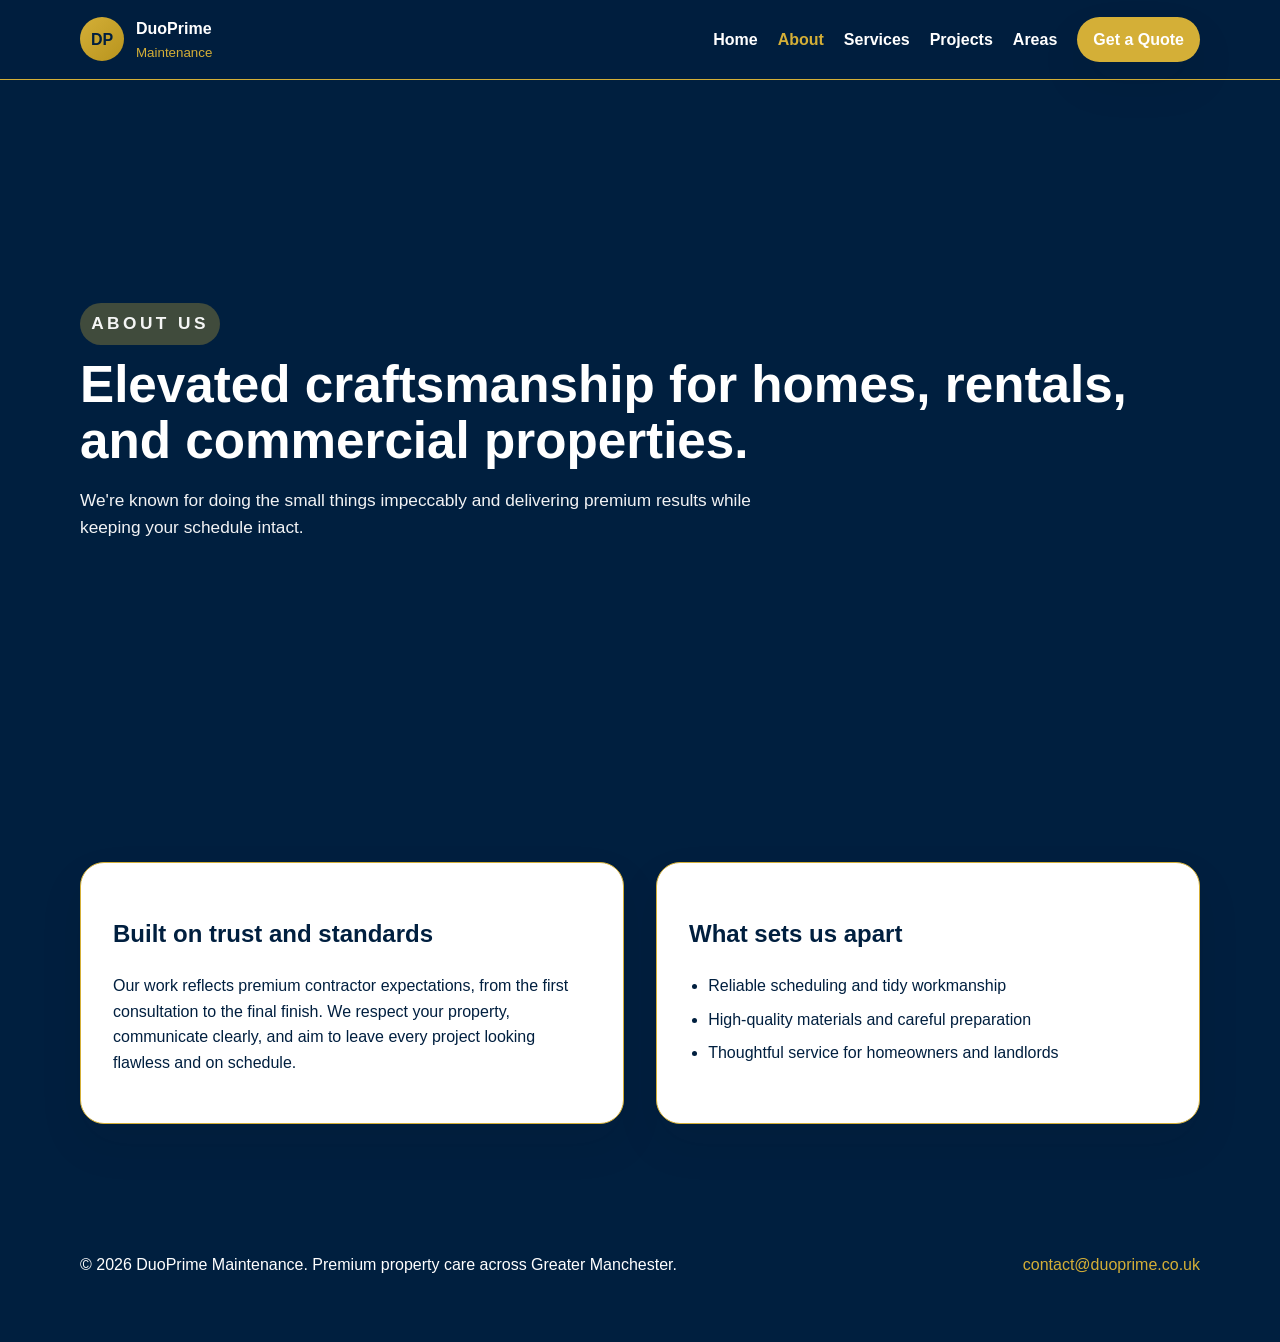
<file: about.html>
<!DOCTYPE html>
<html lang="en">
  <head>
    <meta charset="UTF-8" />
    <meta name="viewport" content="width=device-width, initial-scale=1.0" />
    <title>About DuoPrime | Premium Maintenance Contractor</title>
    <meta name="description" content="Discover DuoPrime Maintenance, a premium property maintenance and decorating contractor serving Greater Manchester." />
    <link rel="stylesheet" href="assets/css/style.css" />
    <link rel="stylesheet" href="assets/css/responsive.css" />
    <link rel="stylesheet" href="assets/css/animations.css" />
  </head>
  <body>
    <header class="site-header">
      <div class="container nav-wrap">
        <a class="brand" href="index.html">
          <span class="brand-mark">DP</span>
          <span>
            <strong>DuoPrime</strong>
            <small>Maintenance</small>
          </span>
        </a>
        <button class="nav-toggle" aria-label="Toggle navigation" aria-expanded="false">
          <span></span><span></span><span></span>
        </button>
        <nav class="site-nav">
          <a href="index.html">Home</a>
          <a href="about.html" class="active">About</a>
          <a href="services.html">Services</a>
          <a href="projects.html">Projects</a>
          <a href="areas.html">Areas</a>
          <a href="contact.html" class="btn btn-small">Get a Quote</a>
        </nav>
      </div>
    </header>

    <main>
      <section class="page-hero">
        <div class="container">
          <p class="eyebrow">About us</p>
          <h1>Elevated craftsmanship for homes, rentals, and commercial properties.</h1>
          <p>We're known for doing the small things impeccably and delivering premium results while keeping your schedule intact.</p>
        </div>
      </section>

      <section class="section">
        <div class="container grid-2">
          <div class="card reveal">
            <h2>Built on trust and standards</h2>
            <p>Our work reflects premium contractor expectations, from the first consultation to the final finish. We respect your property, communicate clearly, and aim to leave every project looking flawless and on schedule.</p>
          </div>
          <div class="card reveal">
            <h2>What sets us apart</h2>
            <ul class="check-list">
              <li>Reliable scheduling and tidy workmanship</li>
              <li>High-quality materials and careful preparation</li>
              <li>Thoughtful service for homeowners and landlords</li>
            </ul>
          </div>
        </div>
      </section>
    </main>

    <footer class="site-footer">
      <div class="container footer-wrap">
        <p>© 2026 DuoPrime Maintenance. Premium property care across Greater Manchester.</p>
        <a href="contact.html">contact@duoprime.co.uk</a>
      </div>
    </footer>

    <script src="assets/js/app.js"></script>
  </body>
</html>
</file>
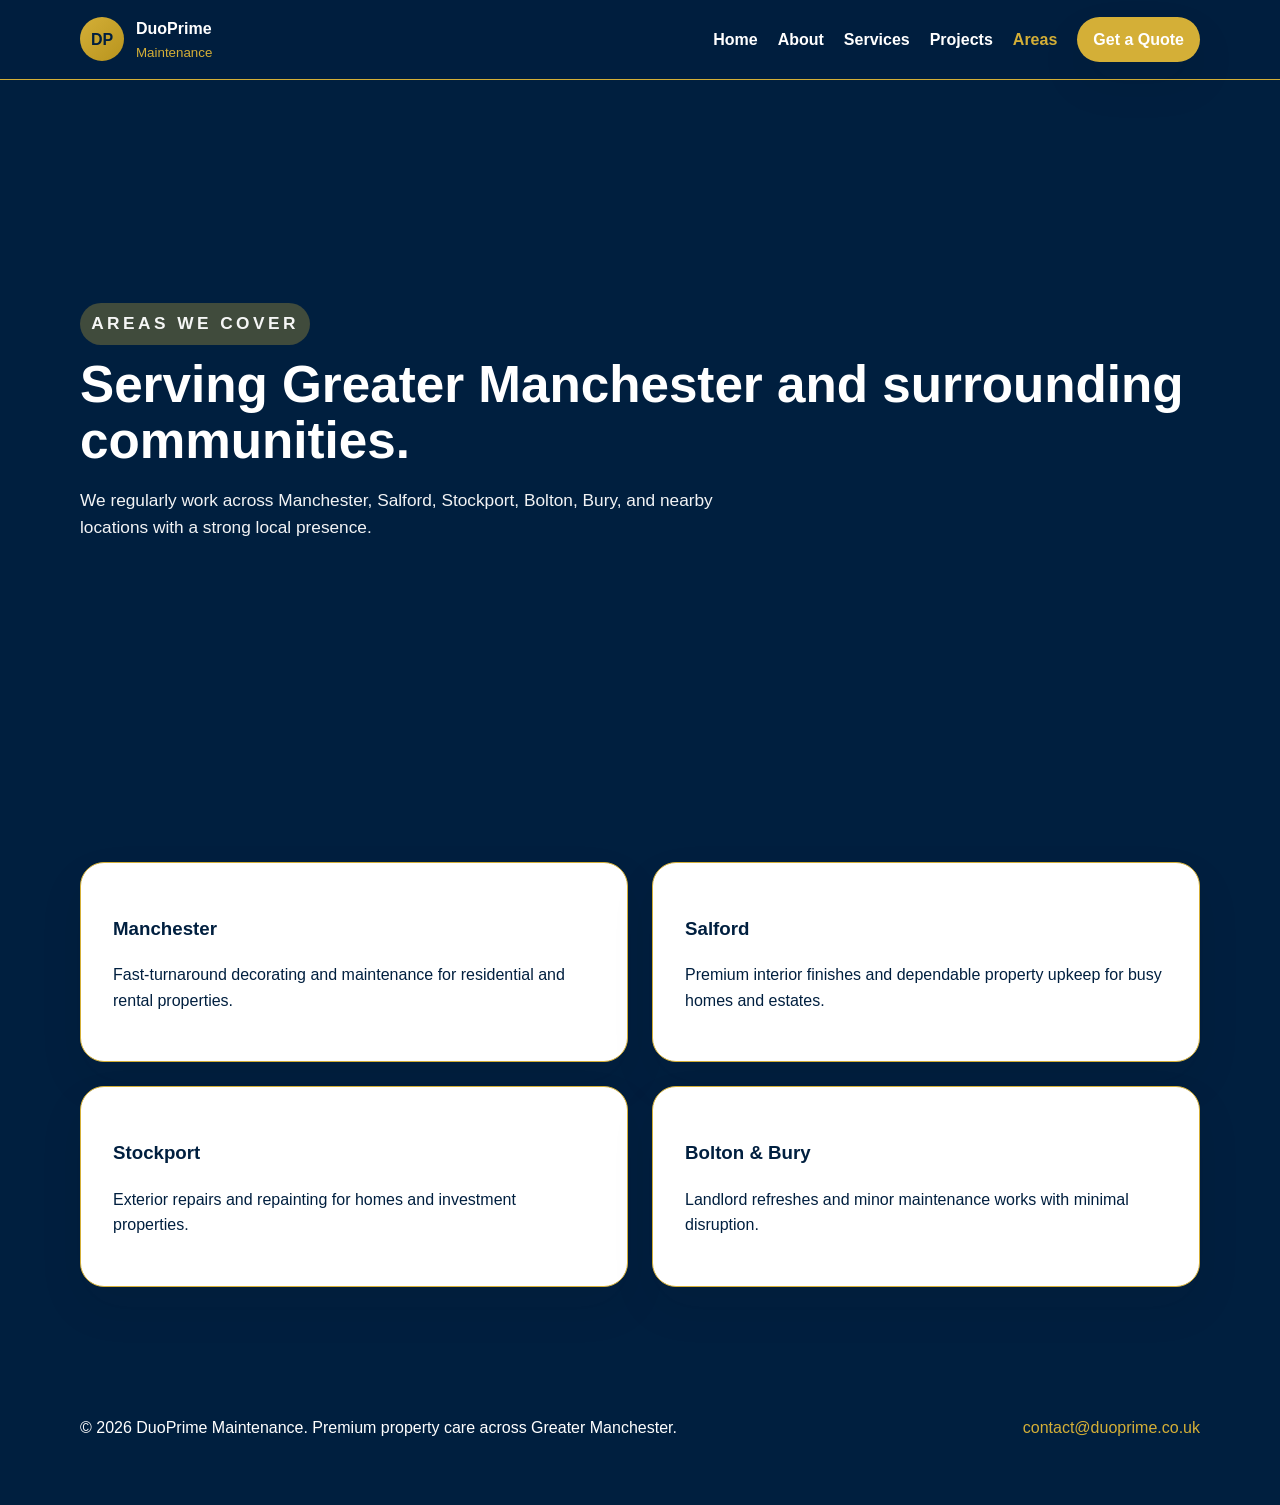
<file: areas.html>
<!DOCTYPE html>
<html lang="en">
  <head>
    <meta charset="UTF-8" />
    <meta name="viewport" content="width=device-width, initial-scale=1.0" />
    <title>Areas We Cover | DuoPrime Maintenance</title>
    <meta name="description" content="DuoPrime Maintenance serves Greater Manchester, including Manchester, Salford, Stockport, Bolton, and surrounding areas." />
    <link rel="stylesheet" href="assets/css/style.css" />
    <link rel="stylesheet" href="assets/css/responsive.css" />
    <link rel="stylesheet" href="assets/css/animations.css" />
  </head>
  <body>
    <header class="site-header">
      <div class="container nav-wrap">
        <a class="brand" href="index.html">
          <span class="brand-mark">DP</span>
          <span>
            <strong>DuoPrime</strong>
            <small>Maintenance</small>
          </span>
        </a>
        <button class="nav-toggle" aria-label="Toggle navigation" aria-expanded="false">
          <span></span><span></span><span></span>
        </button>
        <nav class="site-nav">
          <a href="index.html">Home</a>
          <a href="about.html">About</a>
          <a href="services.html">Services</a>
          <a href="projects.html">Projects</a>
          <a href="areas.html" class="active">Areas</a>
          <a href="contact.html" class="btn btn-small">Get a Quote</a>
        </nav>
      </div>
    </header>

    <main>
      <section class="page-hero">
        <div class="container">
          <p class="eyebrow">Areas we cover</p>
          <h1>Serving Greater Manchester and surrounding communities.</h1>
          <p>We regularly work across Manchester, Salford, Stockport, Bolton, Bury, and nearby locations with a strong local presence.</p>
        </div>
      </section>

      <section class="section">
        <div class="container card-grid">
          <article class="card reveal">
            <h3>Manchester</h3>
            <p>Fast-turnaround decorating and maintenance for residential and rental properties.</p>
          </article>
          <article class="card reveal">
            <h3>Salford</h3>
            <p>Premium interior finishes and dependable property upkeep for busy homes and estates.</p>
          </article>
          <article class="card reveal">
            <h3>Stockport</h3>
            <p>Exterior repairs and repainting for homes and investment properties.</p>
          </article>
          <article class="card reveal">
            <h3>Bolton &amp; Bury</h3>
            <p>Landlord refreshes and minor maintenance works with minimal disruption.</p>
          </article>
        </div>
      </section>
    </main>

    <footer class="site-footer">
      <div class="container footer-wrap">
        <p>© 2026 DuoPrime Maintenance. Premium property care across Greater Manchester.</p>
        <a href="contact.html">contact@duoprime.co.uk</a>
      </div>
    </footer>

    <script src="assets/js/app.js"></script>
  </body>
</html>
</file>
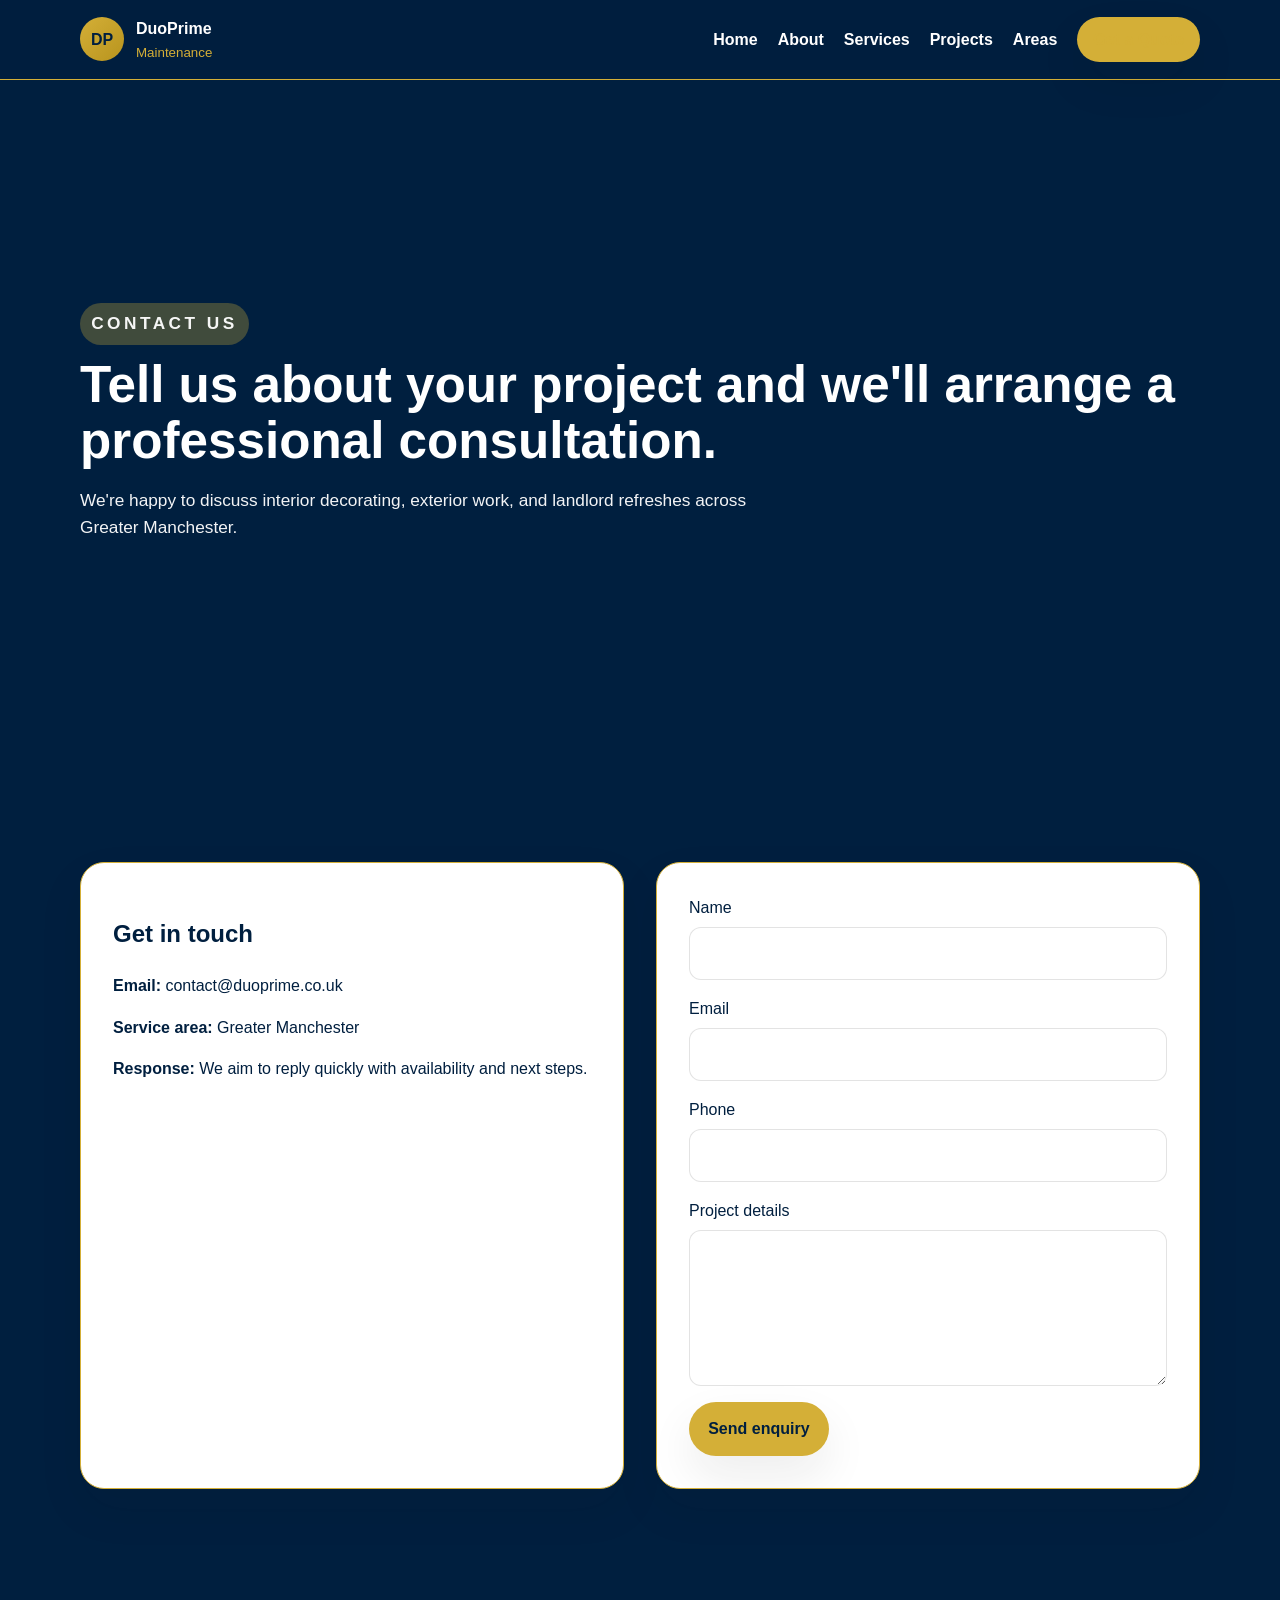
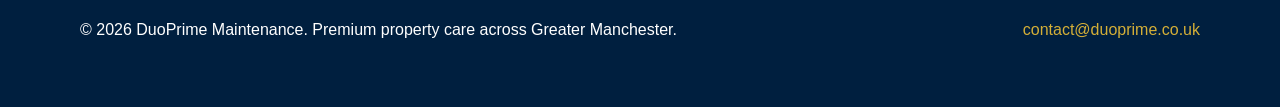
<file: contact.html>
<!DOCTYPE html>
<html lang="en">
  <head>
    <meta charset="UTF-8" />
    <meta name="viewport" content="width=device-width, initial-scale=1.0" />
    <title>Contact DuoPrime | Get a Quote</title>
    <meta name="description" content="Contact DuoPrime Maintenance for a quote or consultation for decorating, maintenance, and property refresh projects." />
    <link rel="stylesheet" href="assets/css/style.css" />
    <link rel="stylesheet" href="assets/css/responsive.css" />
    <link rel="stylesheet" href="assets/css/animations.css" />
  </head>
  <body>
    <header class="site-header">
      <div class="container nav-wrap">
        <a class="brand" href="index.html">
          <span class="brand-mark">DP</span>
          <span>
            <strong>DuoPrime</strong>
            <small>Maintenance</small>
          </span>
        </a>
        <button class="nav-toggle" aria-label="Toggle navigation" aria-expanded="false">
          <span></span><span></span><span></span>
        </button>
        <nav class="site-nav">
          <a href="index.html">Home</a>
          <a href="about.html">About</a>
          <a href="services.html">Services</a>
          <a href="projects.html">Projects</a>
          <a href="areas.html">Areas</a>
          <a href="contact.html" class="active btn btn-small">Get a Quote</a>
        </nav>
      </div>
    </header>

    <main>
      <section class="page-hero">
        <div class="container">
          <p class="eyebrow">Contact us</p>
          <h1>Tell us about your project and we'll arrange a professional consultation.</h1>
          <p>We're happy to discuss interior decorating, exterior work, and landlord refreshes across Greater Manchester.</p>
        </div>
      </section>

      <section class="section">
        <div class="container grid-2">
          <div class="card reveal">
            <h2>Get in touch</h2>
            <p><strong>Email:</strong> <a href="mailto:contact@duoprime.co.uk">contact@duoprime.co.uk</a></p>
            <p><strong>Service area:</strong> Greater Manchester</p>
            <p><strong>Response:</strong> We aim to reply quickly with availability and next steps.</p>
          </div>
          <div class="card reveal">
            <form action="https://formsubmit.co/contact@duoprime.co.uk" method="POST" class="contact-form">
              <input type="hidden" name="_subject" value="New DuoPrime enquiry" />
              <input type="hidden" name="_captcha" value="false" />
              <input type="hidden" name="_next" value="https://duoprime247.co.uk/thank-you.html" />
              <div class="form-group">
                <label for="name">Name</label>
                <input id="name" name="name" type="text" required />
              </div>
              <div class="form-group">
                <label for="email">Email</label>
                <input id="email" name="email" type="email" required />
              </div>
              <div class="form-group">
                <label for="phone">Phone</label>
                <input id="phone" name="phone" type="text" />
              </div>
              <div class="form-group">
                <label for="message">Project details</label>
                <textarea id="message" name="message" rows="5" required></textarea>
              </div>
              <button type="submit" class="btn">Send enquiry</button>
            </form>
          </div>
        </div>
      </section>
    </main>

    <footer class="site-footer">
      <div class="container footer-wrap">
        <p>© 2026 DuoPrime Maintenance. Premium property care across Greater Manchester.</p>
        <a href="contact.html">contact@duoprime.co.uk</a>
      </div>
    </footer>

    <script src="assets/js/app.js"></script>
  </body>
</html>
</file>
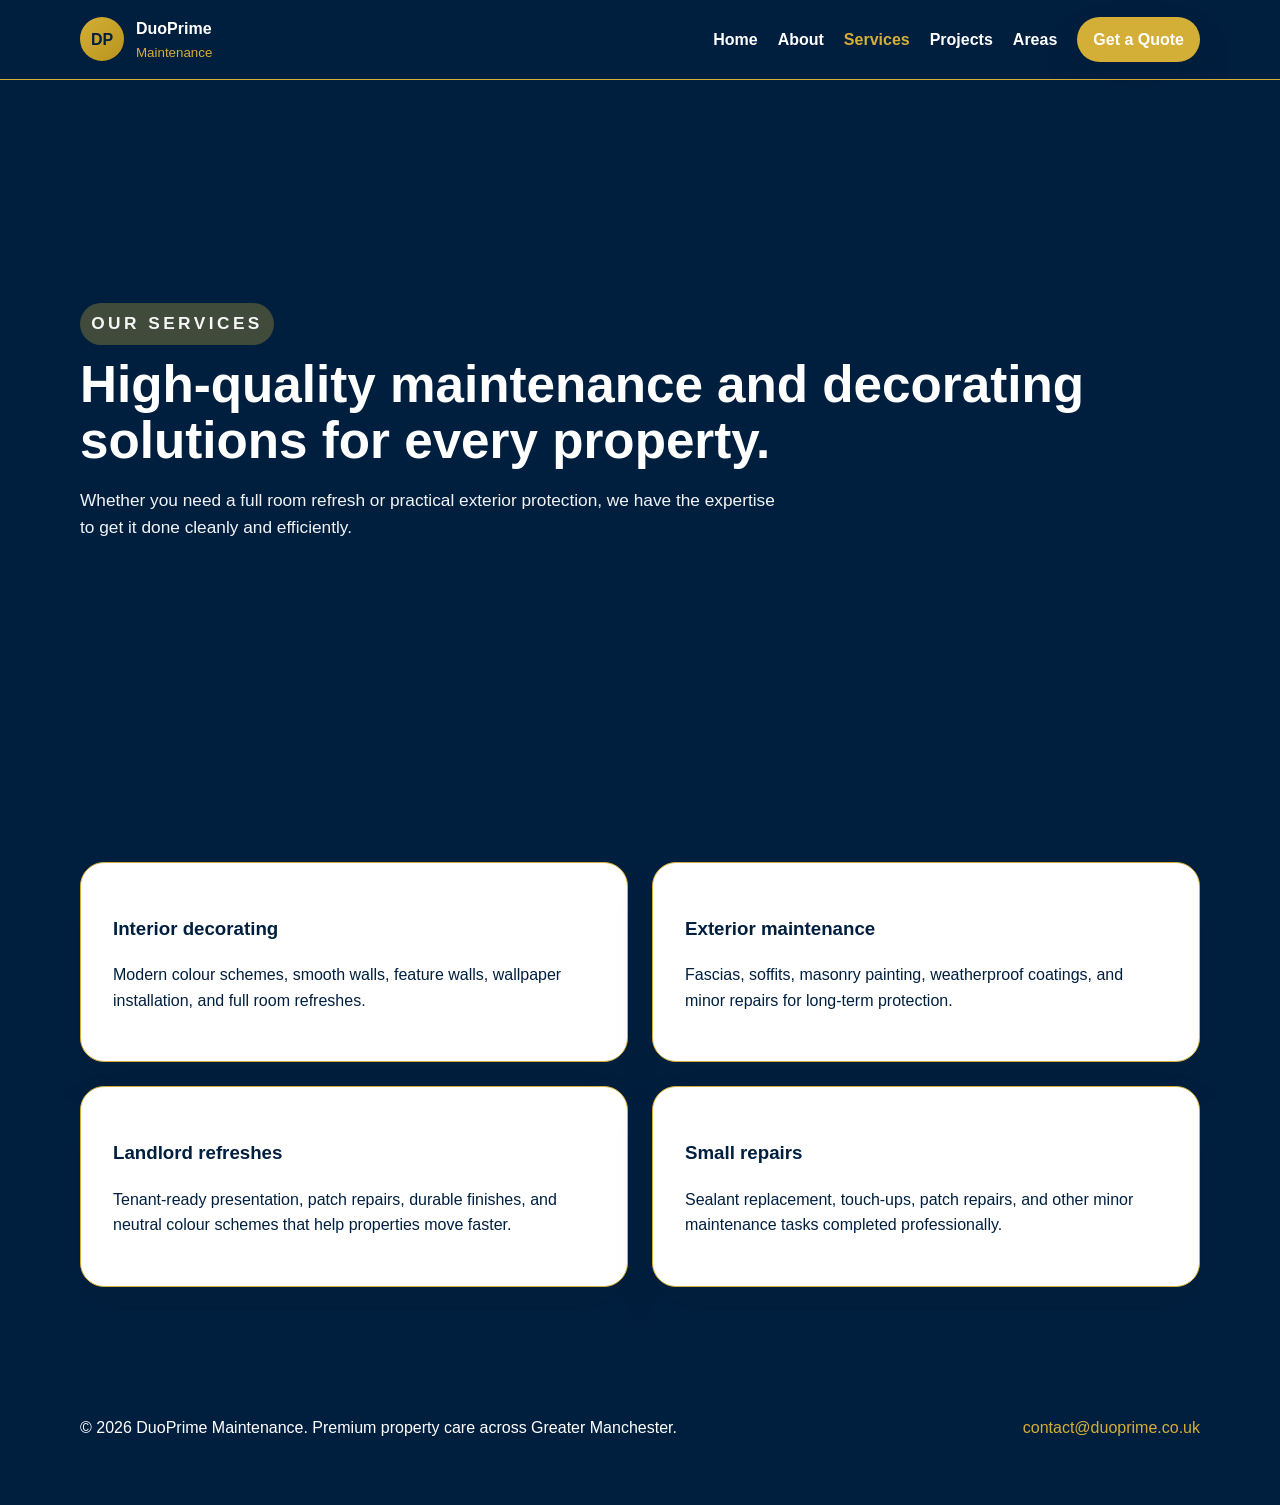
<file: services.html>
<!DOCTYPE html>
<html lang="en">
  <head>
    <meta charset="UTF-8" />
    <meta name="viewport" content="width=device-width, initial-scale=1.0" />
    <title>Services | DuoPrime Maintenance</title>
    <meta name="description" content="Explore DuoPrime Maintenance services, including interior decorating, exterior maintenance, landlord refreshes, and small repairs." />
    <link rel="stylesheet" href="assets/css/style.css" />
    <link rel="stylesheet" href="assets/css/responsive.css" />
    <link rel="stylesheet" href="assets/css/animations.css" />
  </head>
  <body>
    <header class="site-header">
      <div class="container nav-wrap">
        <a class="brand" href="index.html">
          <span class="brand-mark">DP</span>
          <span>
            <strong>DuoPrime</strong>
            <small>Maintenance</small>
          </span>
        </a>
        <button class="nav-toggle" aria-label="Toggle navigation" aria-expanded="false">
          <span></span><span></span><span></span>
        </button>
        <nav class="site-nav">
          <a href="index.html">Home</a>
          <a href="about.html">About</a>
          <a href="services.html" class="active">Services</a>
          <a href="projects.html">Projects</a>
          <a href="areas.html">Areas</a>
          <a href="contact.html" class="btn btn-small">Get a Quote</a>
        </nav>
      </div>
    </header>

    <main>
      <section class="page-hero">
        <div class="container">
          <p class="eyebrow">Our services</p>
          <h1>High-quality maintenance and decorating solutions for every property.</h1>
          <p>Whether you need a full room refresh or practical exterior protection, we have the expertise to get it done cleanly and efficiently.</p>
        </div>
      </section>

      <section class="section">
        <div class="container card-grid">
          <article class="card reveal">
            <h3>Interior decorating</h3>
            <p>Modern colour schemes, smooth walls, feature walls, wallpaper installation, and full room refreshes.</p>
          </article>
          <article class="card reveal">
            <h3>Exterior maintenance</h3>
            <p>Fascias, soffits, masonry painting, weatherproof coatings, and minor repairs for long-term protection.</p>
          </article>
          <article class="card reveal">
            <h3>Landlord refreshes</h3>
            <p>Tenant-ready presentation, patch repairs, durable finishes, and neutral colour schemes that help properties move faster.</p>
          </article>
          <article class="card reveal">
            <h3>Small repairs</h3>
            <p>Sealant replacement, touch-ups, patch repairs, and other minor maintenance tasks completed professionally.</p>
          </article>
        </div>
      </section>
    </main>

    <footer class="site-footer">
      <div class="container footer-wrap">
        <p>© 2026 DuoPrime Maintenance. Premium property care across Greater Manchester.</p>
        <a href="contact.html">contact@duoprime.co.uk</a>
      </div>
    </footer>

    <script src="assets/js/app.js"></script>
  </body>
</html>
</file>
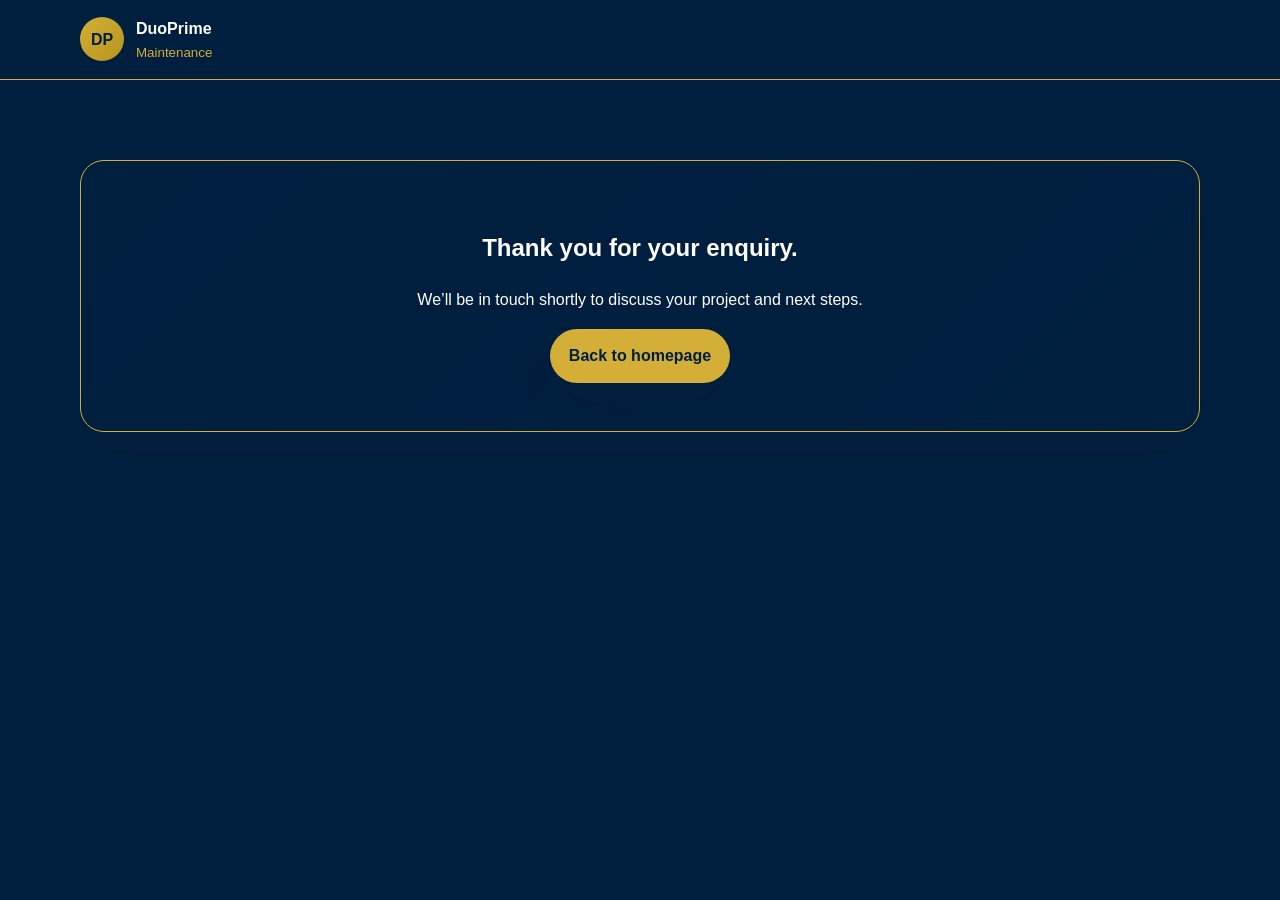
<file: thank-you.html>
<!DOCTYPE html>
<html lang="en">
  <head>
    <meta charset="UTF-8" />
    <meta name="viewport" content="width=device-width, initial-scale=1.0" />
    <title>Thank You | DuoPrime Maintenance</title>
    <meta name="description" content="Thank you for contacting DuoPrime Maintenance." />
    <link rel="stylesheet" href="assets/css/style.css" />
    <link rel="stylesheet" href="assets/css/responsive.css" />
    <link rel="stylesheet" href="assets/css/animations.css" />
  </head>
  <body>
    <header class="site-header">
      <div class="container nav-wrap">
        <a class="brand" href="index.html">
          <span class="brand-mark">DP</span>
          <span>
            <strong>DuoPrime</strong>
            <small>Maintenance</small>
          </span>
        </a>
      </div>
    </header>

    <main>
      <section class="section">
        <div class="container cta-card reveal">
          <h1>Thank you for your enquiry.</h1>
          <p>We’ll be in touch shortly to discuss your project and next steps.</p>
          <a href="index.html" class="btn">Back to homepage</a>
        </div>
      </section>
    </main>

    <script src="assets/js/app.js"></script>
  </body>
</html>
</file>
<file: assets/css/style.css>
:root {
  --bg: #001F3F;
  --surface: #ffffff;
  --surface-2: #f0e9de;
  --text: #001F3F;
  --muted: #5f5f5f;
  --primary: #D4AF37;
  --primary-dark: #B8941E;
  --border: rgba(29, 29, 29, 0.12);
  --shadow: 0 20px 45px rgba(23, 23, 23, 0.08);
}

* { box-sizing: border-box; }
body {
  margin: 0;
  font-family: 'Inter', sans-serif;
  color: var(--text);
  background: var(--bg);
  line-height: 1.6;
}
a { color: inherit; text-decoration: none; }
img { width: 100%; display: block; }
button, input, textarea { font: inherit; }
.container { width: min(1120px, calc(100% - 2rem)); margin: 0 auto; }
.site-header {
  position: sticky; top: 0; z-index: 1000;
  background: rgba(0, 31, 63, 0.95); backdrop-filter: blur(10px);
  border-bottom: 1px solid var(--primary);
}
.nav-wrap { display: flex; align-items: center; justify-content: space-between; padding: 1rem 0; gap: 1rem; }
.brand { display: inline-flex; align-items: center; gap: 0.75rem; font-weight: 700; color: white; }
.brand-mark {
  display: grid; place-items: center; width: 44px; height: 44px; border-radius: 50%;
  background: linear-gradient(135deg, var(--primary), var(--primary-dark)); color: var(--bg); font-weight: 800;
}
.brand small { display: block; color: var(--primary); font-weight: 500; }
.site-nav { display: flex; align-items: center; gap: 1.25rem; }
.site-nav a { color: white; font-weight: 600; }
.site-nav a.active, .site-nav a:hover { color: var(--primary); }
.nav-toggle { display: none; background: none; border: 0; padding: 0.25rem; }
.nav-toggle span { display: block; width: 24px; height: 2px; background: white; margin: 4px 0; }
.btn {
  display: inline-flex; align-items: center; justify-content: center; padding: 0.9rem 1.2rem; border-radius: 999px; background: var(--primary); color: var(--bg); font-weight: 700; box-shadow: var(--shadow); border: 0; cursor: pointer; transition: all 0.3s ease;
}
.btn:hover { transform: translateY(-2px); background: var(--primary-dark); }
.btn-small { padding: 0.6rem 1rem; }
.btn-secondary { background: transparent; color: var(--primary); box-shadow: none; border: 1px solid var(--primary); }
.hero-slider, .page-hero {
  min-height: 78vh; display: grid; align-items: center; background: linear-gradient(120deg, rgba(0, 31, 63, 0.85), rgba(0, 31, 63, 0.7)), url('https://images.unsplash.com/photo-1505693416388-ac5ce068fe85?auto=format&fit=crop&w=1200&q=80');
  background-size: cover; background-position: center;
  color: white;
}
.hero-slide { display: none; padding: 5rem 0; }
.hero-slide.active { display: block; }
.hero-content h1, .page-hero h1 { font-size: clamp(2rem, 4vw, 3.4rem); line-height: 1.1; margin: 0 0 1rem; color: white; }
.hero-content p, .page-hero p { font-size: 1.08rem; max-width: 700px; color: rgba(255, 255, 255, 0.95); }
.eyebrow {
  display: inline-block; margin: 0 0 0.75rem; padding: 0.45rem 0.7rem; border-radius: 999px; background: rgba(212, 175, 55, 0.3); text-transform: uppercase; letter-spacing: 0.2em; font-size: 0.75rem; color: var(--primary); font-weight: 700;
}
.hero-actions { display: flex; gap: 1rem; flex-wrap: wrap; margin-top: 1.5rem; }
.hero-controls, .testimonial-controls { display: flex; justify-content: center; gap: 0.7rem; padding-bottom: 2rem; }
.slider-dot {
  width: 12px; height: 12px; border-radius: 999px; border: 0; background: rgba(255, 255, 255, 0.5); cursor: pointer;
}
.slider-dot.active { background: var(--primary); }
.section { padding: 5rem 0; }
.intro-grid, .counters-section, .testimonial-section, .cta-section { background: white; }
.grid-2 { display: grid; grid-template-columns: repeat(2, minmax(0, 1fr)); gap: 2rem; }
.card, .counter-card, .project-card, .gallery-item, .cta-card {
  background: var(--surface); border: 1px solid var(--primary); border-radius: 24px; box-shadow: var(--shadow); overflow: hidden;
}
.card { padding: 2rem; }
.accent-card { background: linear-gradient(135deg, var(--primary), var(--primary-dark)); color: var(--bg); }
.check-list { padding-left: 1.2rem; }
.check-list li { margin-bottom: 0.5rem; }
.counters-grid { display: grid; grid-template-columns: repeat(4, minmax(0, 1fr)); gap: 1.25rem; }
.counter-card { padding: 2rem 1rem; text-align: center; }
.counter-card h3 { font-size: 2rem; margin: 0 0 0.35rem; color: var(--primary); }
.section-heading { text-align: center; margin-bottom: 2rem; color: var(--text); }
.card-grid { display: grid; grid-template-columns: repeat(2, minmax(0, 1fr)); gap: 1.5rem; }
.project-card img, .gallery-item img { height: 240px; object-fit: cover; }
.project-card-content, .gallery-item-content { padding: 1.2rem 1.2rem 1.4rem; }
.testimonial-slider { position: relative; min-height: 140px; }
.testimonial-slide { display: none; text-align: center; max-width: 780px; margin: 0 auto; }
.testimonial-slide.active { display: block; }
.testimonial-slide p { font-size: 1.25rem; color: var(--muted); }
.cta-card { padding: 3rem; text-align: center; background: linear-gradient(135deg, var(--bg), rgba(0, 31, 63, 0.9)); color: white; border-color: var(--primary); }
.filter-row { display: flex; gap: 0.75rem; flex-wrap: wrap; margin-bottom: 1.5rem; }
.filter-btn { border: 1px solid var(--border); background: var(--surface); padding: 0.6rem 1rem; border-radius: 999px; cursor: pointer; color: var(--text); }
.filter-btn.active { background: var(--primary); color: var(--bg); border-color: var(--primary); }
.gallery-grid { display: grid; grid-template-columns: repeat(2, minmax(0, 1fr)); gap: 1.5rem; }
.lightbox { position: fixed; inset: 0; background: rgba(0, 31, 63, 0.95); display: none; align-items: center; justify-content: center; padding: 2rem; z-index: 2000; }
.lightbox.active { display: flex; }
.lightbox img { max-width: min(900px, 100%); max-height: 80vh; object-fit: contain; border-radius: 20px; }
.lightbox-close { position: absolute; top: 1.5rem; right: 1.5rem; background: transparent; border: 0; color: var(--primary); font-size: 2rem; cursor: pointer; }
.form-group { display: flex; flex-direction: column; gap: 0.4rem; margin-bottom: 1rem; }
.form-group input, .form-group textarea { border: 1px solid var(--border); border-radius: 12px; padding: 0.8rem 0.95rem; background: #fff; }
.site-footer { padding: 2rem 0 3rem; background: var(--bg); color: white; }
.footer-wrap { display: flex; justify-content: space-between; gap: 1rem; align-items: center; flex-wrap: wrap; }
.footer-wrap a { color: var(--primary); }
.reveal { opacity: 0; transform: translateY(20px); transition: all 0.6s ease; }
.reveal.visible { opacity: 1; transform: translateY(0); }
</file>
<file: assets/css/responsive.css>
.site-nav.open { display: flex; flex-direction: column; position: absolute; top: 100%; right: 1rem; background: var(--surface); padding: 1rem; border: 1px solid var(--border); border-radius: 16px; box-shadow: var(--shadow); }

@media (max-width: 860px) {
  .nav-toggle { display: block; }
  .site-nav { display: none; }
  .grid-2, .card-grid, .gallery-grid, .counters-grid { grid-template-columns: 1fr; }
  .hero-slider, .page-hero { min-height: 70vh; }
}

@media (max-width: 640px) {
  .hero-content h1, .page-hero h1 { font-size: 2rem; }
  .hero-actions { flex-direction: column; align-items: flex-start; }
  .section { padding: 4rem 0; }
  .cta-card { padding: 2rem; }
}
</file>
<file: assets/css/animations.css>
.hero-slide, .testimonial-slide {
  animation: fadeIn 0.6s ease;
}

@keyframes fadeIn {
  from { opacity: 0; transform: translateY(10px); }
  to { opacity: 1; transform: translateY(0); }
}
</file>
